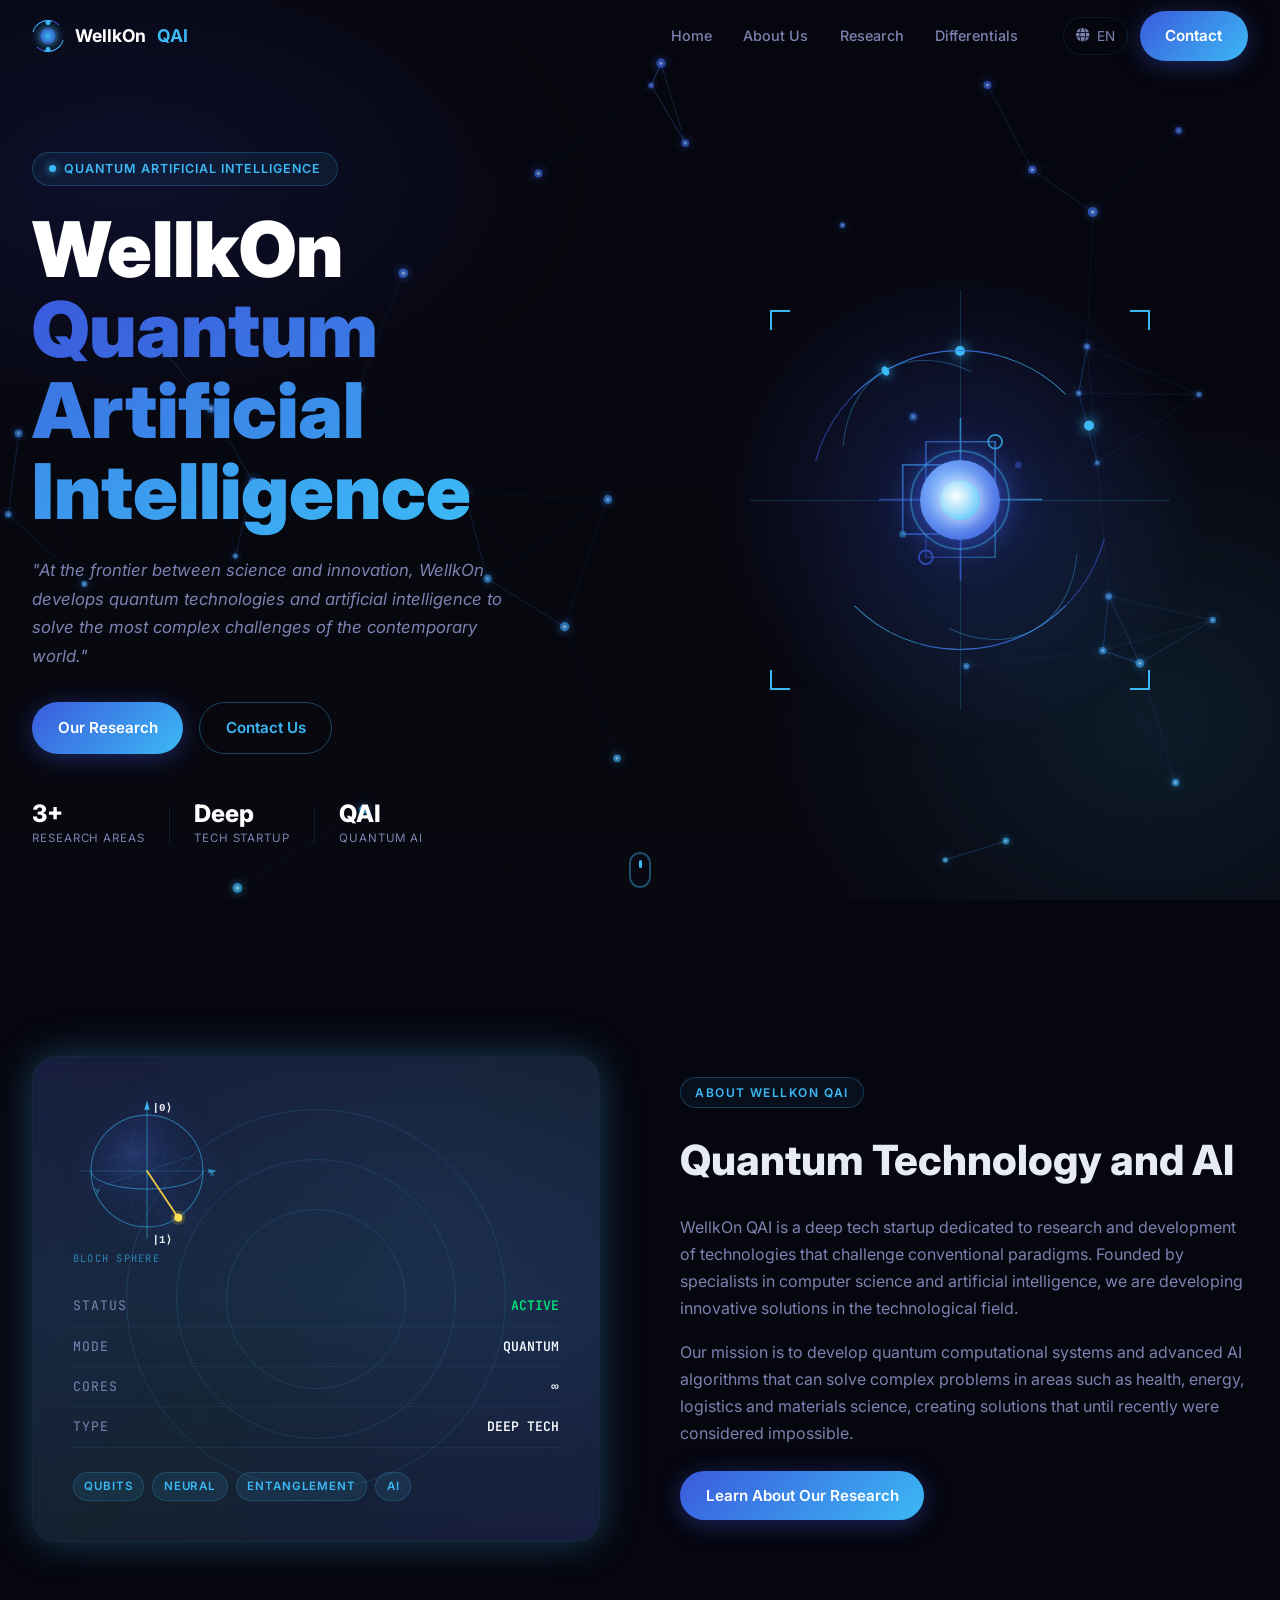
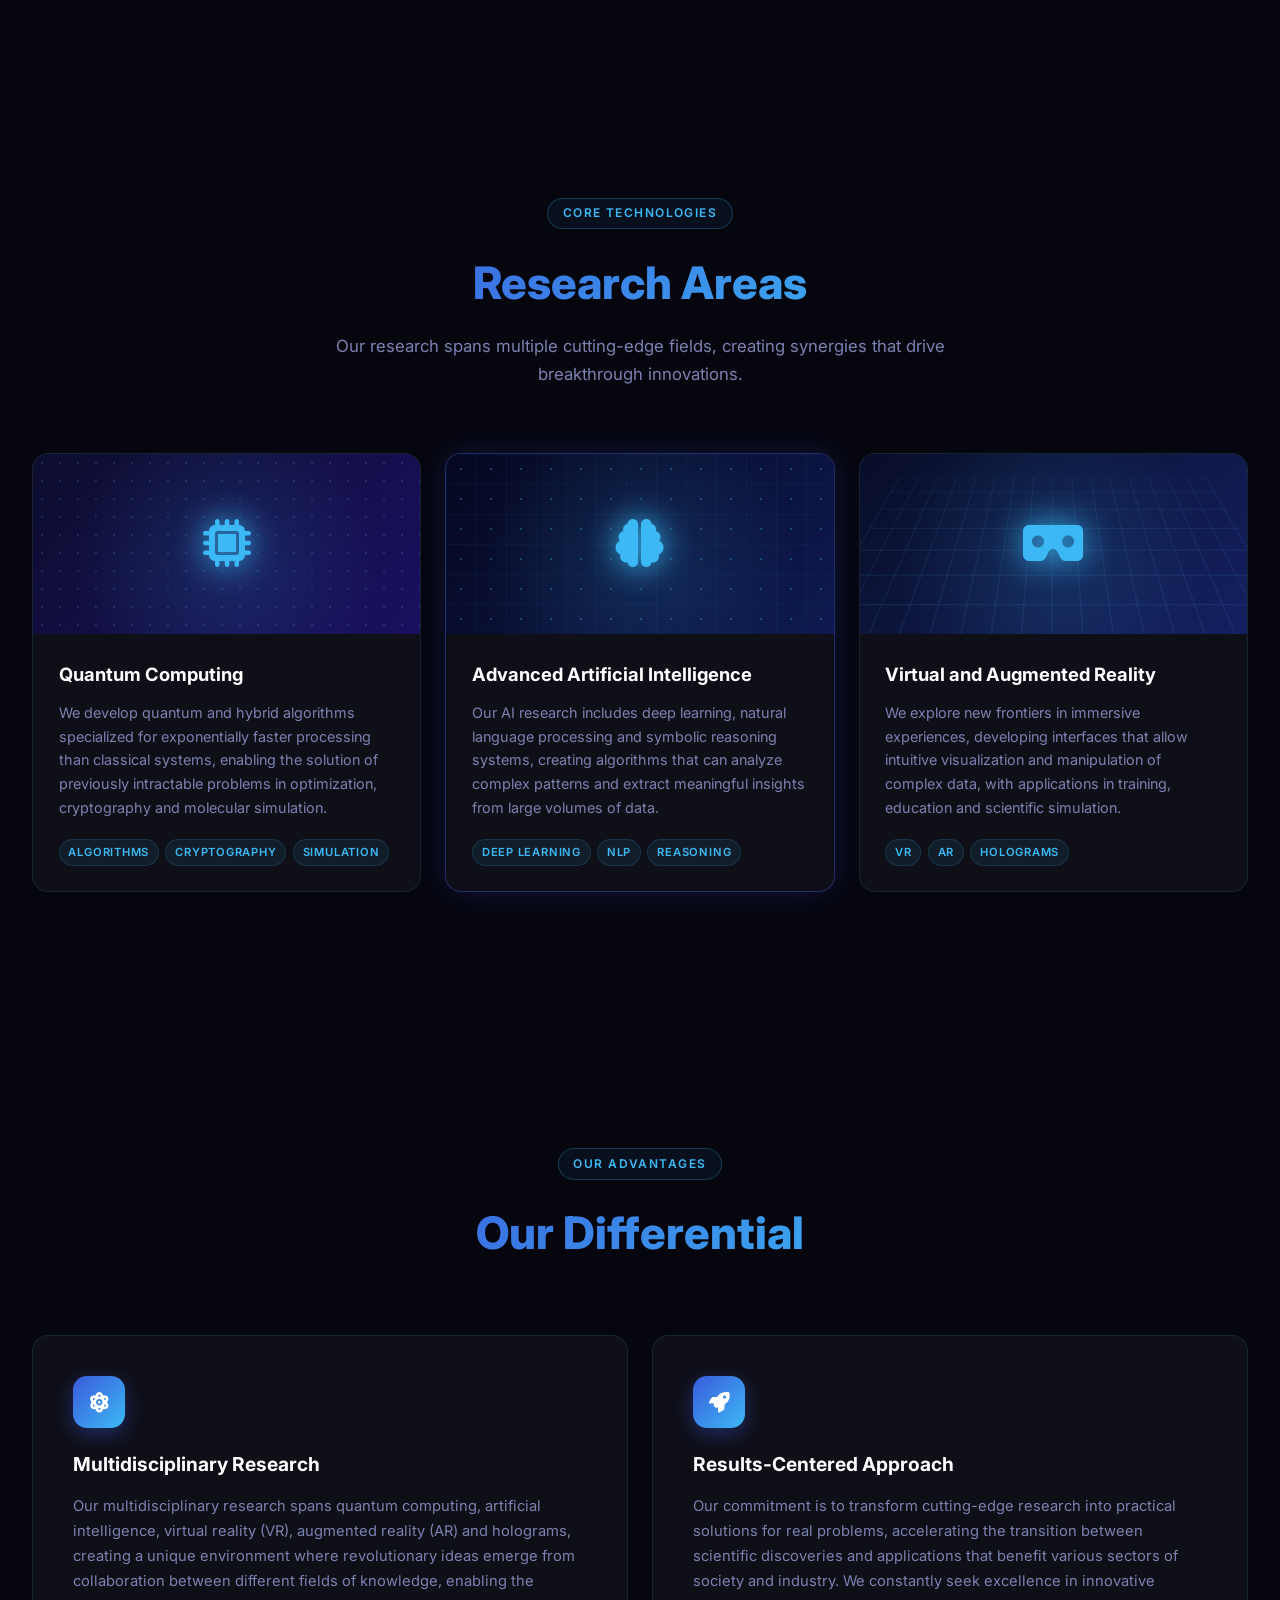
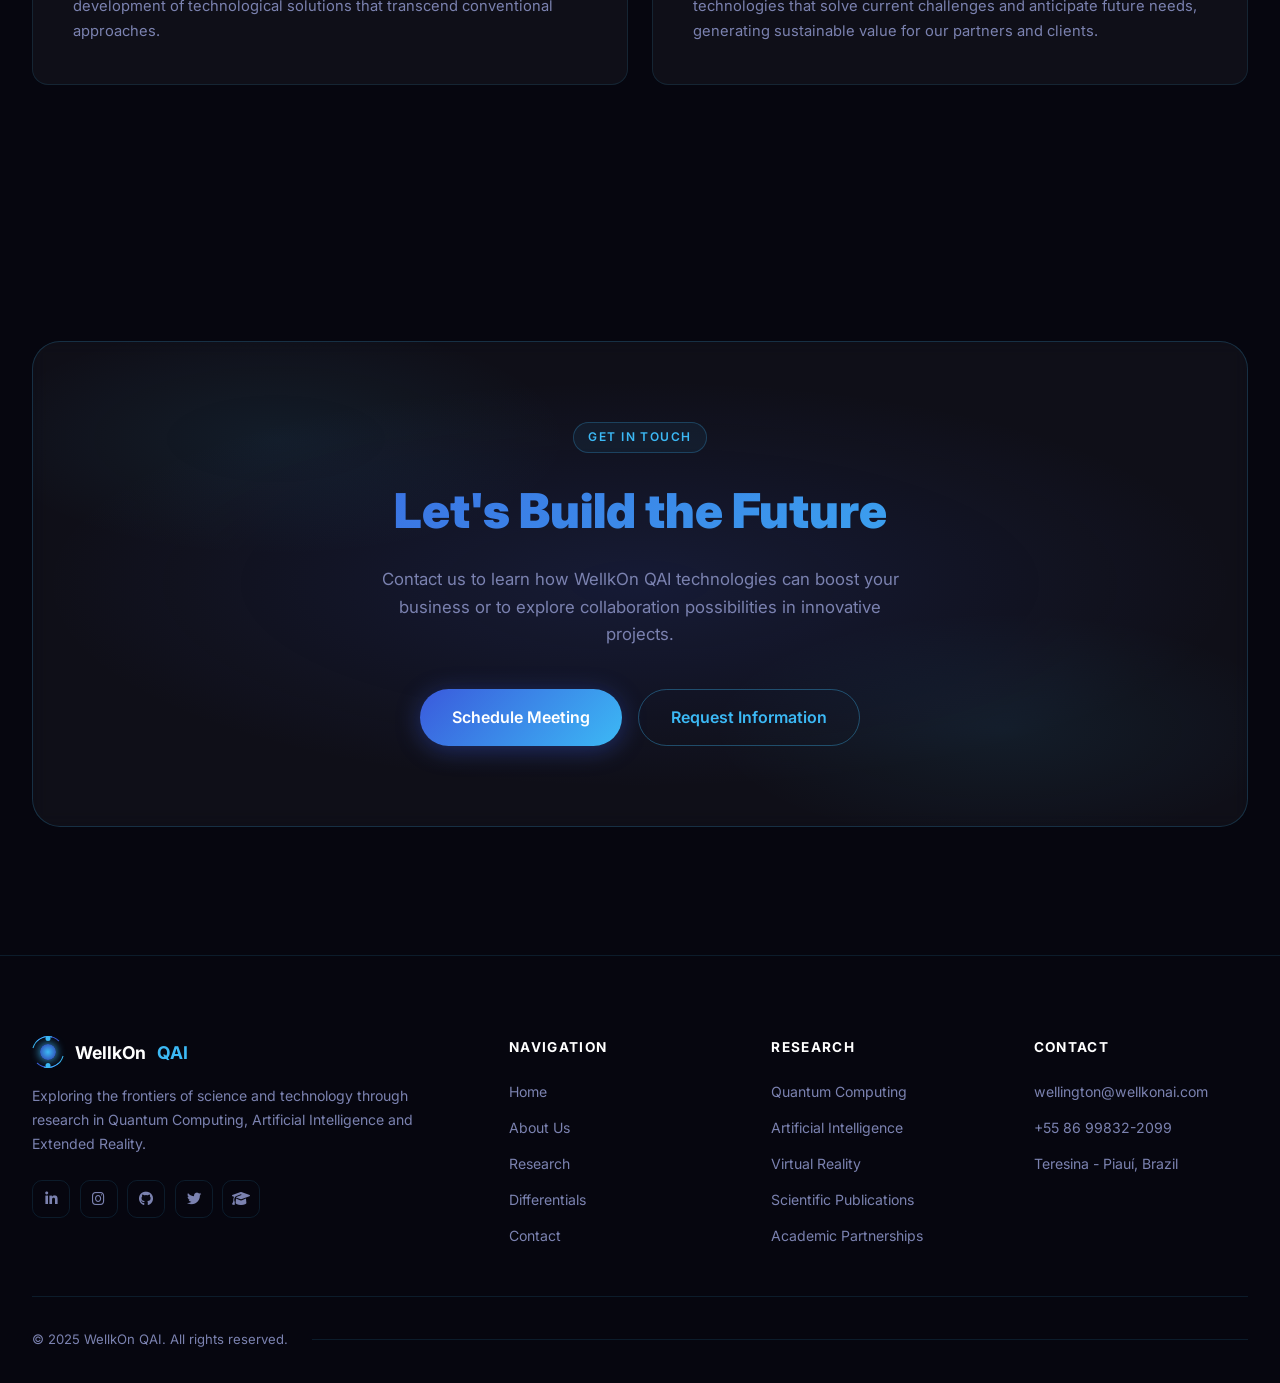
<file: landing/index.html>
<!DOCTYPE html>
<html lang="en">
<head>
    <meta charset="UTF-8">
    <meta name="viewport" content="width=device-width, initial-scale=1.0">
    <title>WellkOn QAI: Quantum Artificial Intelligence</title>

    <script async src="https://www.googletagmanager.com/gtag/js?id=G-7LYT6LVWN9"></script>
    <script>
      window.dataLayer = window.dataLayer || [];
      function gtag(){dataLayer.push(arguments);}
      gtag('js', new Date());
      gtag('config', 'G-7LYT6LVWN9');
    </script>

    <link rel="preconnect" href="https://fonts.googleapis.com">
    <link rel="preconnect" href="https://fonts.gstatic.com" crossorigin>
    <link href="https://fonts.googleapis.com/css2?family=Inter:wght@300;400;500;600;700;800;900&family=JetBrains+Mono:wght@400;500&display=swap" rel="stylesheet">
    <link rel="stylesheet" href="https://cdnjs.cloudflare.com/ajax/libs/font-awesome/6.5.1/css/all.min.css" crossorigin="anonymous" referrerpolicy="no-referrer">
    <link rel="stylesheet" href="assets/css/style.css">
</head>
<body>
    <canvas id="neural-network"></canvas>
    <div class="nav-overlay" id="nav-overlay"></div>

    <!-- ══ HEADER ══════════════════════════════════════════════════ -->
    <header class="header" id="header">
        <div class="container">
            <nav class="nav">
                <a href="#home" class="logo">
                    <div class="logo-atom">
                        <div class="la-ring la-r1"></div>
                        <div class="la-ring la-r2"></div>
                        <div class="la-dot la-d1"></div>
                        <div class="la-dot la-d2"></div>
                        <div class="la-core"></div>
                    </div>
                    WellkOn <span>QAI</span>
                </a>

                <ul class="nav-menu" id="nav-menu">
                    <li><a href="#home"         class="nav-link" data-translate="nav-home">Home</a></li>
                    <li><a href="#about"        class="nav-link" data-translate="nav-about">About Us</a></li>
                    <li><a href="#research"     class="nav-link" data-translate="nav-research">Research</a></li>
                    <li><a href="#differential" class="nav-link" data-translate="nav-differential">Differentials</a></li>
                </ul>

                <div class="nav-right">
                    <button class="lang-btn" id="language-toggle" aria-label="Toggle language">
                        <i class="fas fa-globe"></i>
                        <span id="current-language">EN</span>
                    </button>
                    <a href="mailto:wellington@wellkonai.com" class="btn-primary" data-translate="nav-contact">Contact</a>
                    <button class="hamburger" id="mobile-toggle" aria-label="Menu">
                        <span></span><span></span><span></span>
                    </button>
                </div>
            </nav>
        </div>
    </header>

    <!-- ══ HERO ════════════════════════════════════════════════════ -->
    <section class="hero" id="home">
        <div class="container">
            <div class="hero-grid">

                <div class="hero-content">
                    <div class="pill-badge">
                        <span class="pill-dot"></span>
                        <span data-translate="hero-badge">Quantum Artificial Intelligence</span>
                    </div>

                    <h1>WellkOn<br>
                        <span class="grad-text" data-translate="hero-title-2">Quantum AI</span>
                    </h1>

                    <p class="hero-sub" data-translate="hero-vision">
                        "At the frontier between science and innovation, WellkOn develops quantum technologies and artificial intelligence to solve the most complex challenges of the contemporary world."
                    </p>

                    <div class="hero-actions">
                        <a href="#research"                    class="btn-primary"  data-translate="hero-cta1">Our Research</a>
                        <a href="mailto:wellington@wellkonai.com" class="btn-ghost"    data-translate="hero-cta2">Contact Us</a>
                    </div>

                    <div class="hero-metrics">
                        <div class="metric">
                            <strong>3+</strong>
                            <span data-translate="hstat-areas">Research Areas</span>
                        </div>
                        <div class="metric-sep"></div>
                        <div class="metric">
                            <strong>Deep</strong>
                            <span data-translate="hstat-tech">Tech Startup</span>
                        </div>
                        <div class="metric-sep"></div>
                        <div class="metric">
                            <strong>QAI</strong>
                            <span data-translate="hstat-quantum">Quantum AI</span>
                        </div>
                    </div>
                </div>

                <!-- Futuristic quantum sphere visual -->
                <div class="hero-visual">
                    <div class="qviz">
                        <div class="qv-glow"></div>
                        <div class="qv-sphere">
                            <div class="qv-ring qv-r1"><div class="qv-electron"></div></div>
                            <div class="qv-ring qv-r2"><div class="qv-electron"></div></div>
                            <div class="qv-ring qv-r3"><div class="qv-electron"></div></div>
                            <div class="qv-core">
                                <div class="qv-core-inner"></div>
                                <div class="qv-core-pulse"></div>
                            </div>
                        </div>
                        <div class="qv-circuit">
                            <svg viewBox="0 0 200 200" fill="none" xmlns="http://www.w3.org/2000/svg">
                                <path d="M30 100 H70 V50 H130 V100 H170" stroke="url(#g1)" stroke-width="1.5" stroke-linecap="round"/>
                                <path d="M100 30 V70 H50 V130 H100 V170" stroke="url(#g2)" stroke-width="1.5" stroke-linecap="round"/>
                                <path d="M130 100 V150 H70 V130"          stroke="url(#g1)" stroke-width="1" stroke-linecap="round"/>
                                <circle cx="70"  cy="100" r="4"  fill="#3CB9F5"/>
                                <circle cx="130" cy="100" r="4"  fill="#3A5ADC"/>
                                <circle cx="100" cy="70"  r="4"  fill="#3CB9F5"/>
                                <circle cx="100" cy="130" r="4"  fill="#3A5ADC"/>
                                <circle cx="130" cy="50"  r="6"  fill="none" stroke="#3CB9F5" stroke-width="1.5"/>
                                <circle cx="70"  cy="150" r="6"  fill="none" stroke="#3A5ADC" stroke-width="1.5"/>
                                <circle cx="50"  cy="130" r="3"  fill="#3CB9F5" opacity="0.6"/>
                                <circle cx="150" cy="70"  r="3"  fill="#3A5ADC" opacity="0.6"/>
                                <defs>
                                    <linearGradient id="g1" x1="0" y1="0" x2="1" y2="0">
                                        <stop offset="0%"   stop-color="#3A5ADC" stop-opacity="0.8"/>
                                        <stop offset="100%" stop-color="#3CB9F5" stop-opacity="0.8"/>
                                    </linearGradient>
                                    <linearGradient id="g2" x1="0" y1="0" x2="0" y2="1">
                                        <stop offset="0%"   stop-color="#3CB9F5" stop-opacity="0.8"/>
                                        <stop offset="100%" stop-color="#3A5ADC" stop-opacity="0.8"/>
                                    </linearGradient>
                                </defs>
                            </svg>
                        </div>
                        <div class="qv-hud">
                            <div class="qv-hud-line qv-hl1"></div>
                            <div class="qv-hud-line qv-hl2"></div>
                            <div class="qv-hud-corner qv-hc-tl"></div>
                            <div class="qv-hud-corner qv-hc-tr"></div>
                            <div class="qv-hud-corner qv-hc-bl"></div>
                            <div class="qv-hud-corner qv-hc-br"></div>
                        </div>
                    </div>
                </div>
            </div>
        </div>

        <div class="scroll-hint">
            <div class="scroll-mouse"><div class="scroll-wheel"></div></div>
        </div>
    </section>

    <!-- ══ ABOUT ═══════════════════════════════════════════════════ -->
    <section class="about" id="about">
        <div class="container">
            <div class="about-grid">

                <!-- Futuristic holographic card visual -->
                <div class="holo-card fade-in">
                    <div class="holo-glow"></div>
                    <div class="holo-bg"></div>
                    <div class="holo-rings">
                        <div class="hr hr1"></div>
                        <div class="hr hr2"></div>
                        <div class="hr hr3"></div>
                    </div>
                    <!-- Bloch Sphere -->
                    <div class="bloch-wrap">
                        <svg class="bloch-svg" viewBox="-82 -82 164 164" xmlns="http://www.w3.org/2000/svg">
                            <defs>
                                <radialGradient id="bsGrad" cx="38%" cy="35%">
                                    <stop offset="0%"   stop-color="rgba(90,140,255,0.18)"/>
                                    <stop offset="100%" stop-color="rgba(10,20,90,0.04)"/>
                                </radialGradient>
                            </defs>
                            <!-- Sphere body -->
                            <circle cx="0" cy="0" r="62" fill="url(#bsGrad)"/>
                            <circle cx="0" cy="0" r="62" fill="none" stroke="rgba(60,185,245,0.5)" stroke-width="1.3"/>
                            <!-- Equator back (dashed) -->
                            <ellipse cx="0" cy="0" rx="62" ry="20" fill="none" stroke="rgba(60,185,245,0.2)" stroke-width="0.8" stroke-dasharray="3,3"/>
                            <!-- Equator front -->
                            <path d="M -62,0 A 62,20 0 0 0 62,0" fill="none" stroke="rgba(60,185,245,0.55)" stroke-width="1.1"/>
                            <!-- Longitude (back, dashed) -->
                            <ellipse cx="0" cy="0" rx="20" ry="62" fill="none" stroke="rgba(60,185,245,0.15)" stroke-width="0.8" stroke-dasharray="3,3"/>
                            <!-- Z axis -->
                            <line x1="0" y1="-75" x2="0" y2="75" stroke="rgba(60,185,245,0.6)" stroke-width="1"/>
                            <polygon points="0,-78 -3,-68 3,-68" fill="rgba(60,185,245,0.95)"/>
                            <!-- X axis -->
                            <line x1="-75" y1="0" x2="75" y2="0" stroke="rgba(60,185,245,0.32)" stroke-width="0.8"/>
                            <polygon points="78,0 68,-2.5 68,2.5" fill="rgba(60,185,245,0.6)"/>
                            <!-- Y axis (perspective) -->
                            <line x1="-52" y1="17" x2="52" y2="-17" stroke="rgba(60,185,245,0.22)" stroke-width="0.8"/>
                            <!-- Labels -->
                            <text x="6"   y="-67" fill="rgba(255,255,255,0.95)" font-size="12" font-family="monospace" font-weight="600">|0⟩</text>
                            <text x="6"   y="80"  fill="rgba(255,255,255,0.95)" font-size="12" font-family="monospace" font-weight="600">|1⟩</text>
                            <text x="69"  y="5"   fill="rgba(60,185,245,0.8)"   font-size="10" font-family="monospace">x</text>
                            <text x="-58" y="24"  fill="rgba(60,185,245,0.7)"   font-size="10" font-family="monospace">y</text>
                            <!-- State vector precessing around Z axis -->
                            <g>
                                <!-- Glow ring -->
                                <circle cx="44" cy="-44" r="8"   fill="rgba(255,210,60,0.18)"/>
                                <!-- Vector line -->
                                <line   x1="0" y1="0" x2="44" y2="-44" stroke="rgba(255,210,60,0.95)" stroke-width="2" stroke-linecap="round"/>
                                <!-- Vector tip -->
                                <circle cx="44" cy="-44" r="4.5" fill="rgba(255,225,80,1)"/>
                                <animateTransform attributeName="transform" type="rotate" from="0 0 0" to="360 0 0" dur="7s" repeatCount="indefinite"/>
                            </g>
                        </svg>
                        <span class="bloch-label">Bloch Sphere</span>
                    </div>
                    <div class="holo-data">
                        <div class="hd-row"><span class="hd-key">STATUS</span><span class="hd-val hd-online">ACTIVE</span></div>
                        <div class="hd-row"><span class="hd-key">MODE</span><span class="hd-val">QUANTUM</span></div>
                        <div class="hd-row"><span class="hd-key">CORES</span><span class="hd-val">∞</span></div>
                        <div class="hd-row"><span class="hd-key">TYPE</span><span class="hd-val">DEEP TECH</span></div>
                    </div>
                    <div class="holo-tags">
                        <span>Qubits</span><span>Neural</span><span>Entanglement</span><span>AI</span>
                    </div>
                    <div class="holo-scan"></div>
                </div>

                <div class="about-content fade-in">
                    <span class="section-label" data-translate="about-label">About WellkOn QAI</span>
                    <h2 data-translate="about-title">Quantum Technology and AI</h2>
                    <p data-translate="about-description1">
                        WellkOn QAI is a deep tech startup dedicated to research and development of technologies that challenge conventional paradigms. Founded by specialists in computer science and artificial intelligence, we are developing innovative solutions in the technological field.
                    </p>
                    <p data-translate="about-description2">
                        Our mission is to develop quantum computational systems and advanced AI algorithms that can solve complex problems in areas such as health, energy, logistics and materials science, creating solutions that until recently were considered impossible.
                    </p>
                    <a href="#research" class="btn-primary" data-translate="about-cta">Learn About Our Research</a>
                </div>
            </div>
        </div>
    </section>

    <!-- ══ RESEARCH ════════════════════════════════════════════════ -->
    <section class="research-section" id="research">
        <div class="container">
            <div class="section-head fade-in">
                <span class="section-label" data-translate="research-label">Core Technologies</span>
                <h2 class="grad-text" data-translate="research-title">Research Areas</h2>
                <p data-translate="research-description">Our research spans multiple cutting-edge fields, creating synergies that drive breakthrough innovations.</p>
            </div>

            <div class="r-grid">
                <div class="r-card fade-in">
                    <div class="r-card-img r-img-quantum">
                        <div class="r-img-overlay"></div>
                        <div class="r-img-icon"><i class="fas fa-microchip"></i></div>
                        <div class="r-img-dots"></div>
                    </div>
                    <div class="r-card-body">
                        <h3 data-translate="research-quantum-title">Quantum Computing</h3>
                        <p data-translate="research-quantum-description">We develop quantum and hybrid algorithms specialized for exponentially faster processing than classical systems, enabling the solution of previously intractable problems in optimization, cryptography and molecular simulation.</p>
                        <div class="r-tags"><span>Algorithms</span><span>Cryptography</span><span>Simulation</span></div>
                    </div>
                </div>

                <div class="r-card r-card-featured fade-in">
                    <div class="r-card-img r-img-ai">
                        <div class="r-img-overlay"></div>
                        <div class="r-img-icon"><i class="fas fa-brain"></i></div>
                        <div class="r-img-nodes"></div>
                    </div>
                    <div class="r-card-body">
                        <h3 data-translate="research-ai-title">Advanced Artificial Intelligence</h3>
                        <p data-translate="research-ai-description">Our AI research includes deep learning, natural language processing and symbolic reasoning systems, creating algorithms that can analyze complex patterns and extract meaningful insights from large volumes of data.</p>
                        <div class="r-tags"><span>Deep Learning</span><span>NLP</span><span>Reasoning</span></div>
                    </div>
                </div>

                <div class="r-card fade-in">
                    <div class="r-card-img r-img-vr">
                        <div class="r-img-overlay"></div>
                        <div class="r-img-icon"><i class="fas fa-vr-cardboard"></i></div>
                        <div class="r-img-grid"></div>
                    </div>
                    <div class="r-card-body">
                        <h3 data-translate="research-vr-title">Virtual & Augmented Reality</h3>
                        <p data-translate="research-vr-description">We explore new frontiers in immersive experiences, developing interfaces that allow intuitive visualization and manipulation of complex data, with applications in training, education and scientific simulation.</p>
                        <div class="r-tags"><span>VR</span><span>AR</span><span>Holograms</span></div>
                    </div>
                </div>
            </div>
        </div>
    </section>

    <!-- ══ DIFFERENTIALS ═══════════════════════════════════════════ -->
    <section class="diff-section" id="differential">
        <div class="container">
            <div class="section-head fade-in">
                <span class="section-label" data-translate="differential-label">Our Advantages</span>
                <h2 class="grad-text" data-translate="differential-title">Our Differential</h2>
            </div>

            <div class="diff-grid">
                <div class="diff-card fade-in">
                    <div class="diff-icon-wrap"><i class="fas fa-atom"></i></div>
                    <h3 data-translate="differential-research-title">Multidisciplinary Research</h3>
                    <p data-translate="differential-research-description">Our multidisciplinary research spans quantum computing, artificial intelligence, virtual reality (VR), augmented reality (AR) and holograms, creating a unique environment where revolutionary ideas emerge from collaboration between different fields of knowledge, enabling the development of technological solutions that transcend conventional approaches.</p>
                </div>
                <div class="diff-card fade-in">
                    <div class="diff-icon-wrap"><i class="fas fa-rocket"></i></div>
                    <h3 data-translate="differential-results-title">Results-Centered Approach</h3>
                    <p data-translate="differential-results-description">Our commitment is to transform cutting-edge research into practical solutions for real problems, accelerating the transition between scientific discoveries and applications that benefit various sectors of society and industry. We constantly seek excellence in innovative technologies that solve current challenges and anticipate future needs.</p>
                </div>
            </div>
        </div>
    </section>

    <!-- ══ CTA ══════════════════════════════════════════════════════ -->
    <section class="cta-section" id="contact">
        <div class="container">
            <div class="cta-box fade-in">
                <div class="cta-gfx"></div>
                <span class="section-label">Get In Touch</span>
                <h2 class="grad-text" data-translate="cta-title">Let's Build the Future</h2>
                <p data-translate="cta-description">Contact us to learn how WellkOn QAI technologies can boost your business or to explore collaboration possibilities in innovative projects.</p>
                <div class="cta-btns">
                    <a href="mailto:wellington@wellkonai.com" class="btn-primary btn-lg" data-translate="cta-button1">Schedule Meeting</a>
                    <a href="mailto:wellington@wellkonai.com" class="btn-ghost   btn-lg" data-translate="cta-button2">Request Information</a>
                </div>
            </div>
        </div>
    </section>

    <!-- ══ FOOTER ═══════════════════════════════════════════════════ -->
    <footer class="footer">
        <div class="container">
            <div class="footer-grid">
                <div class="footer-brand">
                    <a href="#home" class="logo">
                        <div class="logo-atom">
                            <div class="la-ring la-r1"></div>
                            <div class="la-ring la-r2"></div>
                            <div class="la-dot la-d1"></div>
                            <div class="la-dot la-d2"></div>
                            <div class="la-core"></div>
                        </div>
                        WellkOn <span>QAI</span>
                    </a>
                    <p data-translate="footer-description">Exploring the frontiers of science and technology through research in Quantum Computing, Artificial Intelligence and Extended Reality.</p>
                    <div class="socials">
                        <a href="#" class="soc-btn" aria-label="LinkedIn"         rel="noopener"><i class="fab fa-linkedin-in"></i></a>
                        <a href="#" class="soc-btn" aria-label="Instagram @Qubits" rel="noopener"><i class="fab fa-instagram"></i></a>
                        <a href="#" class="soc-btn" aria-label="GitHub"           rel="noopener"><i class="fab fa-github"></i></a>
                        <a href="#" class="soc-btn" aria-label="Twitter"          rel="noopener"><i class="fab fa-twitter"></i></a>
                        <a href="#" class="soc-btn" aria-label="ResearchGate"     rel="noopener"><i class="fas fa-graduation-cap"></i></a>
                    </div>
                </div>

                <div>
                    <h4 data-translate="footer-nav-title">Navigation</h4>
                    <ul class="footer-links">
                        <li><a href="#home"         data-translate="nav-home">Home</a></li>
                        <li><a href="#about"        data-translate="nav-about">About Us</a></li>
                        <li><a href="#research"     data-translate="nav-research">Research</a></li>
                        <li><a href="#differential" data-translate="nav-differential">Differentials</a></li>
                        <li><a href="#contact"      data-translate="nav-contact">Contact</a></li>
                    </ul>
                </div>

                <div>
                    <h4 data-translate="footer-research-title">Research</h4>
                    <ul class="footer-links">
                        <li><a href="#" data-translate="footer-quantum">Quantum Computing</a></li>
                        <li><a href="#" data-translate="footer-ai">Artificial Intelligence</a></li>
                        <li><a href="#" data-translate="footer-vr">Virtual Reality</a></li>
                        <li><a href="#" data-translate="footer-publications">Scientific Publications</a></li>
                        <li><a href="#" data-translate="footer-partnerships">Academic Partnerships</a></li>
                    </ul>
                </div>

                <div>
                    <h4 data-translate="footer-contact-title">Contact</h4>
                    <ul class="footer-links">
                        <li><a href="mailto:wellington@wellkonai.com">wellington@wellkonai.com</a></li>
                        <li><a href="tel:+5586998322099">+55 86 99832-2099</a></li>
                        <li><a href="#" data-translate="footer-location">Teresina – Piauí, Brazil</a></li>
                    </ul>
                </div>
            </div>

            <div class="footer-bottom">
                <p data-translate="footer-copyright">© 2025 WellkOn QAI. All rights reserved.</p>
                <div class="footer-line"></div>
            </div>
        </div>
    </footer>

    <script src="assets/js/main.js" defer></script>
</body>
</html>
</file>
<file: landing/assets/css/style.css>
/* ═══════════════════════════════════════════════════════════════
   WELLKON QAI — Modern Futuristic Design System
   Colors from logo: deep blue #2D35A8 → bright blue #3CB9F5 + white
═══════════════════════════════════════════════════════════════ */

:root {
    --bg:         #06060F;
    --bg2:        #0A0A18;
    --blue-deep:  #2D35A8;
    --blue-mid:   #3A5ADC;
    --blue-light: #3CB9F5;
    --white:      #FFFFFF;
    --text:       #E8EAF6;
    --muted:      #7B82B0;
    --border:     rgba(60, 185, 245, 0.12);
    --glass:      rgba(255, 255, 255, 0.04);
    --glass-b:    rgba(60, 185, 245, 0.15);
    --grad:       linear-gradient(135deg, var(--blue-mid) 0%, var(--blue-light) 100%);
    --glow:       0 0 40px rgba(60, 185, 245, 0.3);
    --glow-sm:    0 0 20px rgba(60, 185, 245, 0.2);
    --radius:     16px;
    --radius-sm:  10px;
    --font:       'Inter', -apple-system, sans-serif;
    --mono:       'JetBrains Mono', monospace;
    --nav-h:      72px;
    --container:  min(1280px, calc(100vw - 2rem));
}

/* ── Reset ───────────────────────────────────────────────────── */
*, *::before, *::after { margin: 0; padding: 0; box-sizing: border-box; }
html { scroll-behavior: smooth; scroll-padding-top: var(--nav-h); }
body {
    font-family: var(--font);
    background: var(--bg);
    color: var(--text);
    line-height: 1.65;
    overflow-x: hidden;
    -webkit-font-smoothing: antialiased;
}
img { display: block; max-width: 100%; }
a  { color: inherit; text-decoration: none; }

/* ── Neural network canvas ───────────────────────────────────── */
#neural-network {
    position: fixed; inset: 0;
    z-index: -1;
    pointer-events: none;
}

/* Background gradient behind canvas */
body::before {
    content: '';
    position: fixed; inset: 0;
    background:
        radial-gradient(ellipse 60% 50% at 10% 20%, rgba(45, 53, 168, 0.25) 0%, transparent 60%),
        radial-gradient(ellipse 50% 60% at 90% 80%, rgba(60, 185, 245, 0.15) 0%, transparent 60%),
        linear-gradient(180deg, #06060F 0%, #080812 100%);
    z-index: -2;
    animation: bgPulse 20s ease-in-out infinite;
}
@keyframes bgPulse {
    0%,100% { opacity: 1; }
    50%      { opacity: 0.8; }
}

/* ── Utilities ───────────────────────────────────────────────── */
.container { width: var(--container); margin: 0 auto; padding: 0 1rem; }

.grad-text {
    background: var(--grad);
    -webkit-background-clip: text;
    background-clip: text;
    -webkit-text-fill-color: transparent;
}

.section-label {
    display: inline-block;
    font-size: .75rem;
    font-weight: 600;
    letter-spacing: .12em;
    text-transform: uppercase;
    color: var(--blue-light);
    border: 1px solid rgba(60,185,245,.25);
    padding: .3rem .9rem;
    border-radius: 99px;
    margin-bottom: 1.1rem;
    background: rgba(60,185,245,.06);
}

.section-head {
    text-align: center;
    max-width: 640px;
    margin: 0 auto 4rem;
}
.section-head h2 { font-size: clamp(2rem, 4vw, 2.8rem); font-weight: 800; margin-bottom: .8rem; }
.section-head p  { color: var(--muted); font-size: 1.05rem; }

/* fade-in animation */
.fade-in { opacity: 0; transform: translateY(28px); transition: opacity .7s ease, transform .7s ease; }
.fade-in.visible { opacity: 1; transform: none; }

/* ── Buttons ─────────────────────────────────────────────────── */
.btn-primary, .btn-ghost {
    display: inline-flex; align-items: center; gap: .5rem;
    font-size: .95rem; font-weight: 600;
    padding: .75rem 1.6rem;
    border-radius: 99px;
    transition: transform .2s, box-shadow .2s, background .2s;
    cursor: pointer; border: none;
    white-space: nowrap;
}
.btn-primary {
    background: var(--grad);
    color: #fff;
    box-shadow: 0 4px 24px rgba(58, 90, 220, .4);
}
.btn-primary:hover { transform: translateY(-2px); box-shadow: 0 8px 32px rgba(58, 90, 220, .55); }

.btn-ghost {
    background: transparent;
    color: var(--blue-light);
    border: 1.5px solid rgba(60,185,245,.35);
}
.btn-ghost:hover { background: rgba(60,185,245,.08); transform: translateY(-2px); border-color: var(--blue-light); }

.btn-lg { padding: .9rem 2rem; font-size: 1rem; }

/* ── Header / Nav ────────────────────────────────────────────── */
.header {
    position: fixed; top: 0; left: 0; right: 0;
    height: var(--nav-h);
    z-index: 1000;
    transition: background .3s, box-shadow .3s;
}
.header.scrolled {
    background: rgba(6, 6, 15, .88);
    backdrop-filter: blur(8px);
    box-shadow: 0 1px 0 var(--border);
}

.nav {
    display: flex;
    align-items: center;
    height: var(--nav-h);
    gap: 2rem;
}

.logo {
    display: flex; align-items: center; gap: .7rem;
    font-size: 1.1rem; font-weight: 700;
    flex-shrink: 0;
    color: var(--white);
}
.logo span { color: var(--blue-light); }

/* Mini atom logo */
.logo-atom {
    position: relative; width: 32px; height: 32px; flex-shrink: 0;
}
.la-ring {
    position: absolute; inset: 0;
    border-radius: 50%;
    border: 1.5px solid transparent;
}
.la-r1 {
    border-color: var(--blue-mid) transparent;
    animation: laR1 2.2s linear infinite;
}
.la-r2 {
    border-color: transparent var(--blue-light);
    transform: rotate(60deg);
    animation: laR2 3s linear infinite;
}
@keyframes laR1 { to { transform: rotate(360deg); } }
@keyframes laR2 { to { transform: rotate(420deg); } }
.la-dot {
    position: absolute; width: 5px; height: 5px;
    border-radius: 50%; background: var(--blue-light);
}
.la-d1 { top: 0; left: 50%; transform: translateX(-50%); }
.la-d2 { bottom: 0; left: 50%; transform: translateX(-50%); }
.la-core {
    position: absolute; inset: 8px;
    border-radius: 50%;
    background: radial-gradient(circle, var(--blue-light), var(--blue-deep));
    box-shadow: 0 0 10px var(--blue-light);
}

.nav-menu {
    display: flex; list-style: none; gap: .25rem;
    margin-left: auto;
}
.nav-link {
    display: block; padding: .5rem .85rem;
    font-size: .9rem; font-weight: 500; color: var(--muted);
    border-radius: 8px;
    transition: color .2s, background .2s;
}
.nav-link:hover { color: var(--white); background: rgba(255,255,255,.06); }

.nav-right { display: flex; align-items: center; gap: .75rem; flex-shrink: 0; }

.lang-btn {
    display: flex; align-items: center; gap: .4rem;
    background: none; border: 1px solid var(--border);
    color: var(--muted); font: inherit; font-size: .85rem;
    padding: .4rem .75rem; border-radius: 99px; cursor: pointer;
    transition: color .2s, border-color .2s;
}
.lang-btn:hover { color: var(--blue-light); border-color: var(--blue-light); }

.hamburger {
    display: none; flex-direction: column; gap: 5px;
    background: none; border: none; cursor: pointer; padding: .5rem;
}
.hamburger span {
    display: block; width: 22px; height: 2px;
    background: var(--text); border-radius: 2px;
    transition: transform .3s, opacity .3s;
}
.hamburger.open span:nth-child(1) { transform: translateY(7px) rotate(45deg); }
.hamburger.open span:nth-child(2) { opacity: 0; }
.hamburger.open span:nth-child(3) { transform: translateY(-7px) rotate(-45deg); }

/* Mobile nav overlay */
.nav-overlay {
    display: none; position: fixed; inset: 0;
    background: rgba(0,0,0,.6); z-index: 998;
    backdrop-filter: blur(4px);
}
.nav-overlay.active { display: block; }

/* ── Hero ────────────────────────────────────────────────────── */
.hero {
    min-height: 100vh;
    padding: calc(var(--nav-h) + 5rem) 0 5rem;
    display: flex; align-items: center;
    position: relative;
}

.hero-grid {
    display: grid;
    grid-template-columns: 1fr 1fr;
    align-items: center;
    gap: 4rem;
}

/* pill badge */
.pill-badge {
    display: inline-flex; align-items: center; gap: .5rem;
    font-size: .78rem; font-weight: 600; letter-spacing: .08em; text-transform: uppercase;
    color: var(--blue-light);
    background: rgba(60,185,245,.08);
    border: 1px solid rgba(60,185,245,.25);
    padding: .35rem 1rem; border-radius: 99px;
    margin-bottom: 1.5rem;
}
.pill-dot {
    width: 7px; height: 7px; border-radius: 50%;
    background: var(--blue-light);
    box-shadow: 0 0 8px var(--blue-light);
    animation: blink 1.6s ease-in-out infinite;
}
@keyframes blink { 0%,100%{opacity:1} 50%{opacity:.3} }

.hero-content h1 {
    font-size: clamp(3rem, 6vw, 5rem);
    font-weight: 900;
    line-height: 1.05;
    color: var(--white);
    margin-bottom: 1.5rem;
}
.hero-sub {
    font-size: 1.05rem;
    color: var(--muted);
    line-height: 1.7;
    max-width: 480px;
    margin-bottom: 2rem;
    font-style: italic;
}
.hero-actions { display: flex; gap: 1rem; flex-wrap: wrap; margin-bottom: 3rem; }

.hero-metrics {
    display: flex; align-items: center; gap: 1.5rem;
}
.metric { display: flex; flex-direction: column; }
.metric strong { font-size: 1.5rem; font-weight: 800; color: var(--white); line-height: 1; }
.metric span   { font-size: .72rem; text-transform: uppercase; letter-spacing: .08em; color: var(--muted); margin-top: .2rem; }
.metric-sep    { width: 1px; height: 36px; background: var(--border); }

/* ── Quantum Sphere Visual ───────────────────────────────────── */
.hero-visual { display: flex; justify-content: center; align-items: center; }

.qviz {
    position: relative;
    width: 420px; height: 420px;
    display: flex; align-items: center; justify-content: center;
}

.qv-glow {
    position: absolute; inset: -40px;
    background: radial-gradient(circle, rgba(58,90,220,.25) 0%, transparent 70%);
    animation: qGlowPulse 4s ease-in-out infinite;
}
@keyframes qGlowPulse { 0%,100%{opacity:.6} 50%{opacity:1} }

.qv-sphere {
    position: absolute; inset: 60px;
    display: flex; align-items: center; justify-content: center;
}

.qv-ring {
    position: absolute; inset: 0;
    border-radius: 50%;
    border: 1.5px solid transparent;
}
.qv-r1 { border-color: rgba(60,185,245,.7) transparent; animation: qr1 4s linear infinite; }
.qv-r2 { border-color: transparent rgba(58,90,220,.7); transform: rotate(60deg); animation: qr2 6s linear infinite; }
.qv-r3 { border-color: rgba(60,185,245,.4) transparent; transform: rotate(-30deg) scaleX(.7); animation: qr3 5s linear infinite reverse; }
@keyframes qr1 { to{transform: rotate(360deg)} }
@keyframes qr2 { to{transform: rotate(420deg)} }
@keyframes qr3 { to{transform: rotate(-390deg) scaleX(.7)} }

.qv-electron {
    position: absolute; top: -5px; left: 50%; transform: translateX(-50%);
    width: 10px; height: 10px; border-radius: 50%;
    background: var(--blue-light);
    box-shadow: 0 0 12px var(--blue-light), 0 0 24px rgba(60,185,245,.5);
}

.qv-core {
    position: absolute; width: 80px; height: 80px;
    border-radius: 50%;
    background: radial-gradient(circle at 35% 35%, #7BB8FF, var(--blue-mid));
    box-shadow: 0 0 30px rgba(58,90,220,.8), 0 0 60px rgba(58,90,220,.4);
    display: flex; align-items: center; justify-content: center;
    z-index: 2;
}
.qv-core-inner {
    width: 40px; height: 40px; border-radius: 50%;
    background: radial-gradient(circle at 40% 40%, #FFFFFF, var(--blue-light));
    box-shadow: 0 0 20px #fff;
    animation: corePulse 2.5s ease-in-out infinite;
}
.qv-core-pulse {
    position: absolute; inset: -10px; border-radius: 50%;
    border: 2px solid rgba(60,185,245,.4);
    animation: ringExpand 2.5s ease-out infinite;
}
@keyframes corePulse { 0%,100%{transform:scale(1)} 50%{transform:scale(1.1)} }
@keyframes ringExpand { 0%{transform:scale(.8);opacity:1} 100%{transform:scale(1.8);opacity:0} }

.qv-circuit {
    position: absolute; inset: 0;
    display: flex; align-items: center; justify-content: center;
    opacity: .8;
}
.qv-circuit svg { width: 55%; height: 55%; }

.qv-hud {
    position: absolute; inset: 0; pointer-events: none;
}
.qv-hud-corner {
    position: absolute; width: 20px; height: 20px;
}
.qv-hc-tl { top: 20px;  left: 20px;  border-top: 2px solid var(--blue-light); border-left: 2px solid var(--blue-light); }
.qv-hc-tr { top: 20px;  right: 20px; border-top: 2px solid var(--blue-light); border-right: 2px solid var(--blue-light); }
.qv-hc-bl { bottom: 20px; left: 20px;  border-bottom: 2px solid var(--blue-light); border-left: 2px solid var(--blue-light); }
.qv-hc-br { bottom: 20px; right: 20px; border-bottom: 2px solid var(--blue-light); border-right: 2px solid var(--blue-light); }

.qv-hud-line {
    position: absolute; background: rgba(60,185,245,.2);
}
.qv-hl1 { top: 50%; left: 0; right: 0; height: 1px; }
.qv-hl2 { left: 50%; top: 0; bottom: 0; width: 1px; }

/* Scroll hint */
.scroll-hint {
    position: absolute; bottom: 2.5rem; left: 50%; transform: translateX(-50%);
    display: flex; flex-direction: column; align-items: center; gap: .5rem;
}
.scroll-mouse {
    width: 22px; height: 36px; border: 2px solid rgba(60,185,245,.4);
    border-radius: 12px; display: flex; justify-content: center; padding-top: 6px;
}
.scroll-wheel {
    width: 3px; height: 8px; background: var(--blue-light);
    border-radius: 3px; animation: scrollWheel 1.8s ease-in-out infinite;
}
@keyframes scrollWheel { 0%{transform:translateY(0);opacity:1} 100%{transform:translateY(10px);opacity:0} }

/* ── About ───────────────────────────────────────────────────── */
.about {
    padding: 8rem 0;
    position: relative;
}

.about-grid {
    display: grid;
    grid-template-columns: 1fr 1fr;
    gap: 5rem;
    align-items: center;
}

/* Holographic card */
.holo-card {
    position: relative;
    background: var(--glass);
    border: 1px solid var(--glass-b);
    border-radius: 24px;
    padding: 2.5rem;
    overflow: hidden;
    backdrop-filter: blur(8px);
    box-shadow: var(--glow);
}
.holo-glow {
    position: absolute; inset: -1px;
    border-radius: 24px;
    background: linear-gradient(135deg, rgba(58,90,220,.2), rgba(60,185,245,.1), rgba(58,90,220,.2));
    z-index: 0;
    animation: holoBorder 4s ease-in-out infinite;
}
@keyframes holoBorder { 0%,100%{opacity:.5} 50%{opacity:1} }

.holo-bg {
    position: absolute; inset: 0;
    background: radial-gradient(ellipse at 70% 30%, rgba(58,90,220,.12), transparent 60%);
}

.holo-rings {
    position: absolute; top: 50%; left: 50%;
    transform: translate(-50%, -50%);
    pointer-events: none;
}
.hr {
    position: absolute; border-radius: 50%;
    border: 1px solid rgba(60,185,245,.15);
    transform: translate(-50%, -50%);
}
.hr1 { width: 180px; height: 180px; top:0; left:0; }
.hr2 { width: 280px; height: 280px; top:0; left:0; }
.hr3 { width: 380px; height: 380px; top:0; left:0; }

.holo-icon {
    position: relative; z-index: 1;
    width: 64px; height: 64px;
    border-radius: 16px;
    background: var(--grad);
    display: flex; align-items: center; justify-content: center;
    font-size: 1.6rem; color: #fff;
    box-shadow: 0 8px 24px rgba(58,90,220,.5);
    margin-bottom: 1.5rem;
}

/* Bloch Sphere */
.bloch-wrap {
    position: relative; z-index: 1;
    display: flex; flex-direction: column; align-items: flex-start;
    margin-bottom: 1.2rem;
}
.bloch-svg {
    width: 148px; height: 148px;
    overflow: visible;
    filter: drop-shadow(0 0 14px rgba(58,90,220,.5));
}
.bloch-label {
    font-family: var(--mono);
    font-size: .65rem;
    color: rgba(60,185,245,.65);
    text-transform: uppercase;
    letter-spacing: .12em;
    margin-top: .35rem;
}

.holo-data { position: relative; z-index: 1; margin-bottom: 1.5rem; }
.hd-row {
    display: flex; justify-content: space-between; align-items: center;
    padding: .55rem 0;
    border-bottom: 1px solid rgba(60,185,245,.08);
    font-family: var(--mono);
    font-size: .82rem;
}
.hd-key { color: var(--muted); text-transform: uppercase; letter-spacing: .08em; }
.hd-val { color: var(--white); font-weight: 600; }
.hd-online { color: #00E676; }

.holo-tags {
    position: relative; z-index: 1;
    display: flex; gap: .5rem; flex-wrap: wrap;
}
.holo-tags span {
    font-size: .72rem; font-weight: 600; text-transform: uppercase; letter-spacing: .08em;
    color: var(--blue-light);
    background: rgba(60,185,245,.1);
    border: 1px solid rgba(60,185,245,.2);
    padding: .25rem .65rem; border-radius: 99px;
}

.holo-scan {
    position: absolute; inset: 0;
    background: linear-gradient(180deg, transparent 0%, rgba(60,185,245,.06) 50%, transparent 100%);
    animation: scanLine 3s ease-in-out infinite;
    pointer-events: none;
    z-index: 2;
}
@keyframes scanLine {
    0%   { transform: translateY(-100%); }
    100% { transform: translateY(100%); }
}

.about-content h2 { font-size: clamp(2rem, 3.5vw, 2.6rem); font-weight: 800; margin-bottom: 1.2rem; }
.about-content p  { color: var(--muted); margin-bottom: 1rem; line-height: 1.7; }
.about-content .btn-primary { margin-top: .5rem; }

/* ── Research ────────────────────────────────────────────────── */
.research-section { padding: 8rem 0; }

.r-grid {
    display: grid;
    grid-template-columns: repeat(3, 1fr);
    gap: 1.5rem;
}

.r-card {
    background: var(--glass);
    border: 1px solid var(--border);
    border-radius: var(--radius);
    overflow: hidden;
    transition: transform .3s, box-shadow .3s, border-color .3s;
}
.r-card:hover {
    transform: translateY(-6px);
    box-shadow: var(--glow);
    border-color: rgba(60,185,245,.3);
}
.r-card-featured {
    border-color: rgba(58,90,220,.4);
    box-shadow: 0 0 30px rgba(58,90,220,.2);
}

/* Card top image area */
.r-card-img {
    position: relative; height: 180px;
    overflow: hidden;
    display: flex; align-items: center; justify-content: center;
}
.r-img-quantum { background: linear-gradient(135deg, #0D0D2E 0%, #1A1060 100%); }
.r-img-ai      { background: linear-gradient(135deg, #060820 0%, #0E1A50 100%); }
.r-img-vr      { background: linear-gradient(135deg, #080E28 0%, #142060 100%); }

.r-img-overlay {
    position: absolute; inset: 0;
    background: radial-gradient(circle at 50% 60%, rgba(60,185,245,.15) 0%, transparent 70%);
}

.r-img-icon {
    position: relative; z-index: 2;
    font-size: 3rem;
    color: var(--blue-light);
    filter: drop-shadow(0 0 16px var(--blue-light));
    animation: iconFloat 3s ease-in-out infinite;
}
@keyframes iconFloat { 0%,100%{transform:translateY(0)} 50%{transform:translateY(-8px)} }

/* CSS futuristic patterns in card images */
.r-img-dots {
    position: absolute; inset: 0;
    background-image: radial-gradient(circle, rgba(60,185,245,.35) 1px, transparent 1px);
    background-size: 18px 18px;
    opacity: .5;
}
.r-img-nodes {
    position: absolute; inset: 0;
    background-image:
        radial-gradient(circle, rgba(60,185,245,.5) 1.5px, transparent 1.5px),
        linear-gradient(rgba(60,185,245,.08) 1px, transparent 1px),
        linear-gradient(90deg, rgba(60,185,245,.08) 1px, transparent 1px);
    background-size: 30px 30px, 30px 30px, 30px 30px;
    opacity: .6;
}
.r-img-grid {
    position: absolute; inset: 0;
    background-image:
        linear-gradient(rgba(60,185,245,.15) 1px, transparent 1px),
        linear-gradient(90deg, rgba(60,185,245,.15) 1px, transparent 1px);
    background-size: 24px 24px;
    transform: perspective(120px) rotateX(20deg);
    opacity: .7;
}

.r-card-body { padding: 1.6rem; }
.r-card-body h3 { font-size: 1.15rem; font-weight: 700; color: var(--white); margin-bottom: .7rem; }
.r-card-body p  { font-size: .9rem; color: var(--muted); line-height: 1.65; margin-bottom: 1.2rem; }

.r-tags { display: flex; gap: .4rem; flex-wrap: wrap; }
.r-tags span {
    font-size: .7rem; font-weight: 600; text-transform: uppercase; letter-spacing: .07em;
    color: var(--blue-light);
    background: rgba(60,185,245,.08);
    border: 1px solid rgba(60,185,245,.15);
    padding: .2rem .55rem; border-radius: 99px;
}

/* ── Differentials ───────────────────────────────────────────── */
.diff-section { padding: 8rem 0; }

.diff-grid {
    display: grid;
    grid-template-columns: 1fr 1fr;
    gap: 1.5rem;
}

.diff-card {
    background: var(--glass);
    border: 1px solid var(--border);
    border-radius: var(--radius);
    padding: 2.5rem;
    transition: transform .3s, border-color .3s, box-shadow .3s;
}
.diff-card:hover {
    transform: translateY(-4px);
    border-color: rgba(60,185,245,.3);
    box-shadow: var(--glow-sm);
}
.diff-icon-wrap {
    width: 52px; height: 52px;
    border-radius: 14px;
    background: var(--grad);
    display: flex; align-items: center; justify-content: center;
    font-size: 1.3rem; color: #fff;
    box-shadow: 0 6px 20px rgba(58,90,220,.4);
    margin-bottom: 1.3rem;
}
.diff-card h3 { font-size: 1.2rem; font-weight: 700; color: var(--white); margin-bottom: .8rem; }
.diff-card p  { font-size: .92rem; color: var(--muted); line-height: 1.7; }

/* ── CTA Section ─────────────────────────────────────────────── */
.cta-section { padding: 8rem 0; }

.cta-box {
    position: relative;
    background: var(--glass);
    border: 1px solid rgba(60,185,245,.2);
    border-radius: 28px;
    padding: 5rem 3rem;
    text-align: center;
    overflow: hidden;
    backdrop-filter: blur(8px);
}
.cta-gfx {
    position: absolute; inset: 0;
    background:
        radial-gradient(ellipse 70% 60% at 50% 50%, rgba(58,90,220,.15) 0%, transparent 70%),
        radial-gradient(ellipse 40% 40% at 20% 20%, rgba(60,185,245,.08) 0%, transparent 60%),
        radial-gradient(ellipse 40% 40% at 80% 80%, rgba(60,185,245,.08) 0%, transparent 60%);
    pointer-events: none;
}
.cta-box .section-label { position: relative; z-index: 1; }
.cta-box h2 {
    position: relative; z-index: 1;
    font-size: clamp(2rem, 4vw, 3rem); font-weight: 900; margin-bottom: 1rem;
}
.cta-box p {
    position: relative; z-index: 1;
    font-size: 1.05rem; color: var(--muted); max-width: 540px; margin: 0 auto 2.5rem;
}
.cta-btns {
    position: relative; z-index: 1;
    display: flex; gap: 1rem; justify-content: center; flex-wrap: wrap;
}

/* ── Footer ──────────────────────────────────────────────────── */
.footer {
    padding: 5rem 0 2rem;
    border-top: 1px solid var(--border);
}
.footer-grid {
    display: grid;
    grid-template-columns: 2fr 1fr 1fr 1fr;
    gap: 3rem;
    margin-bottom: 3rem;
}
.footer-brand .logo { margin-bottom: 1rem; }
.footer-brand p { font-size: .88rem; color: var(--muted); line-height: 1.7; margin-bottom: 1.5rem; }

.socials { display: flex; gap: .6rem; }
.soc-btn {
    width: 38px; height: 38px;
    border-radius: 10px;
    border: 1px solid var(--border);
    display: flex; align-items: center; justify-content: center;
    font-size: .9rem; color: var(--muted);
    transition: color .2s, border-color .2s, background .2s;
}
.soc-btn:hover { color: var(--blue-light); border-color: var(--blue-light); background: rgba(60,185,245,.08); }

.footer h4 { font-size: .85rem; font-weight: 700; text-transform: uppercase; letter-spacing: .1em; color: var(--white); margin-bottom: 1.2rem; }
.footer-links { list-style: none; display: flex; flex-direction: column; gap: .6rem; }
.footer-links a { font-size: .88rem; color: var(--muted); transition: color .2s; }
.footer-links a:hover { color: var(--blue-light); }

.footer-bottom {
    display: flex; align-items: center; gap: 1.5rem;
    padding-top: 2rem;
    border-top: 1px solid var(--border);
}
.footer-bottom p { font-size: .82rem; color: var(--muted); }
.footer-line { flex: 1; height: 1px; background: var(--border); }

/* ═══════════════════════════════════════════════════════════════
   RESPONSIVE — Tablet (≤ 1024px)
═══════════════════════════════════════════════════════════════ */
@media (max-width: 1024px) {
    .hero-grid   { grid-template-columns: 1fr; text-align: center; gap: 3rem; }
    .hero-sub    { max-width: 100%; margin-left: auto; margin-right: auto; }
    .hero-actions{ justify-content: center; }
    .hero-metrics{ justify-content: center; }
    .hero-visual { order: -1; }
    .qviz        { width: 320px; height: 320px; }

    .about-grid  { grid-template-columns: 1fr; gap: 3rem; }
    .holo-card   { max-width: 480px; margin: 0 auto; }

    .r-grid      { grid-template-columns: 1fr 1fr; }
    .r-card:nth-child(3) { grid-column: 1 / -1; max-width: 480px; margin: 0 auto; }

    .footer-grid { grid-template-columns: 1fr 1fr; }
    .footer-brand{ grid-column: 1 / -1; }
}

/* ═══════════════════════════════════════════════════════════════
   RESPONSIVE — Mobile (≤ 768px)
═══════════════════════════════════════════════════════════════ */
@media (max-width: 768px) {
    /* Nav */
    .nav-menu {
        position: fixed;
        top: var(--nav-h); left: 0; right: 0;
        background: rgba(6,6,15,.97);
        backdrop-filter: blur(14px);
        flex-direction: column;
        padding: 1.5rem;
        gap: .25rem;
        z-index: 999;
        transform: translateY(-110%);
        transition: transform .35s cubic-bezier(.4,0,.2,1);
        border-bottom: 1px solid var(--border);
    }
    .nav-menu.active { transform: translateY(0); }
    .nav-link { padding: .85rem 1rem; font-size: 1rem; border-radius: var(--radius-sm); }
    .nav-right .btn-primary { display: none; }
    .hamburger { display: flex; }

    /* Hero */
    .hero { padding-top: calc(var(--nav-h) + 3rem); padding-bottom: 3rem; }
    .hero-content h1 { font-size: 2.6rem; }
    .qviz { width: 260px; height: 260px; }

    /* Cards */
    .r-grid      { grid-template-columns: 1fr; }
    .r-card:nth-child(3) { max-width: 100%; }
    .diff-grid   { grid-template-columns: 1fr; }

    /* About */
    .about-grid  { grid-template-columns: 1fr; }

    /* CTA */
    .cta-box { padding: 3rem 1.5rem; }

    /* Footer */
    .footer-grid { grid-template-columns: 1fr; gap: 2rem; }
    .footer-brand{ grid-column: auto; }
    .footer-bottom { flex-direction: column; align-items: flex-start; gap: .75rem; }
    .footer-line { display: none; }

    /* Disable heavy animations */
    #neural-network { display: none; }
    body::before { animation: none; }
}

/* ═══════════════════════════════════════════════════════════════
   RESPONSIVE — Small Mobile (≤ 420px)
═══════════════════════════════════════════════════════════════ */
@media (max-width: 420px) {
    .hero-content h1 { font-size: 2rem; }
    .hero-actions    { flex-direction: column; }
    .btn-primary, .btn-ghost { width: 100%; justify-content: center; }
    .hero-metrics    { flex-direction: column; align-items: flex-start; gap: .75rem; }
    .metric-sep      { display: none; }
    .qviz            { width: 220px; height: 220px; }
    .cta-btns        { flex-direction: column; align-items: center; }
}
</file>
